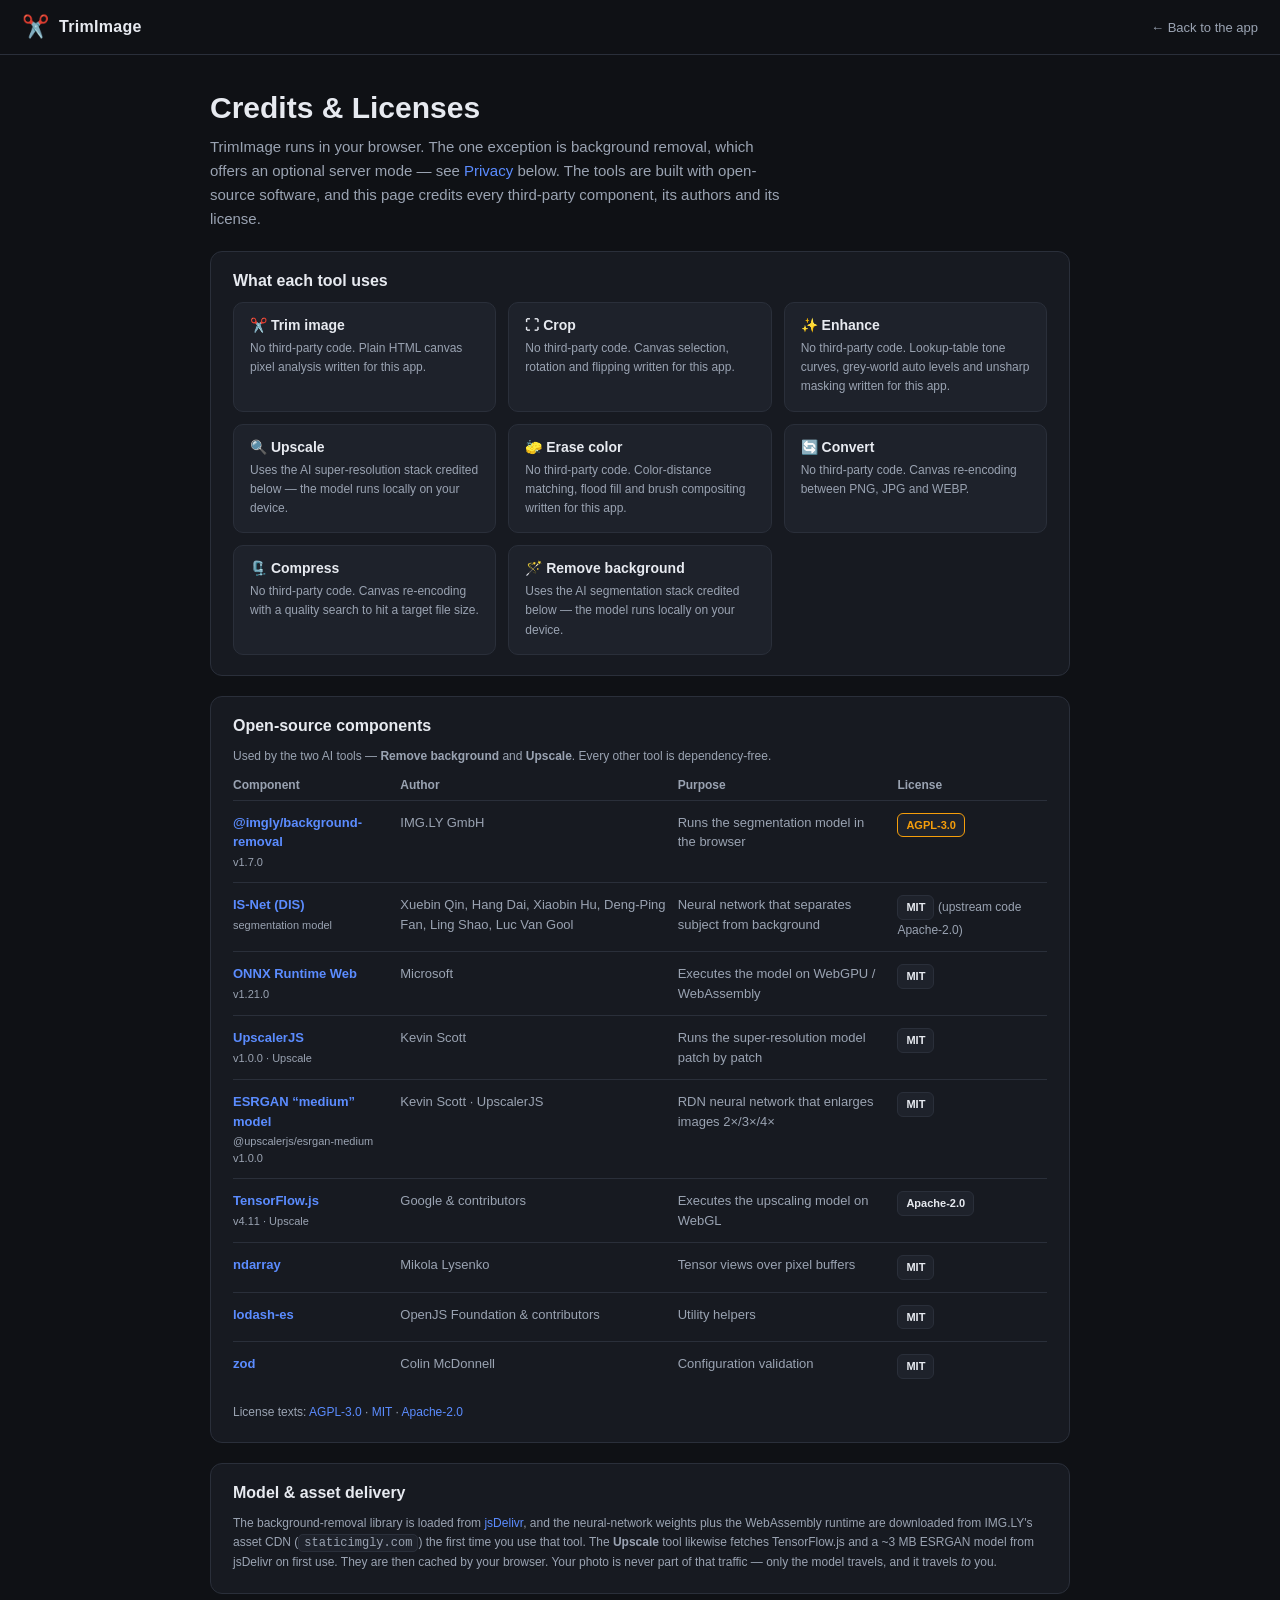
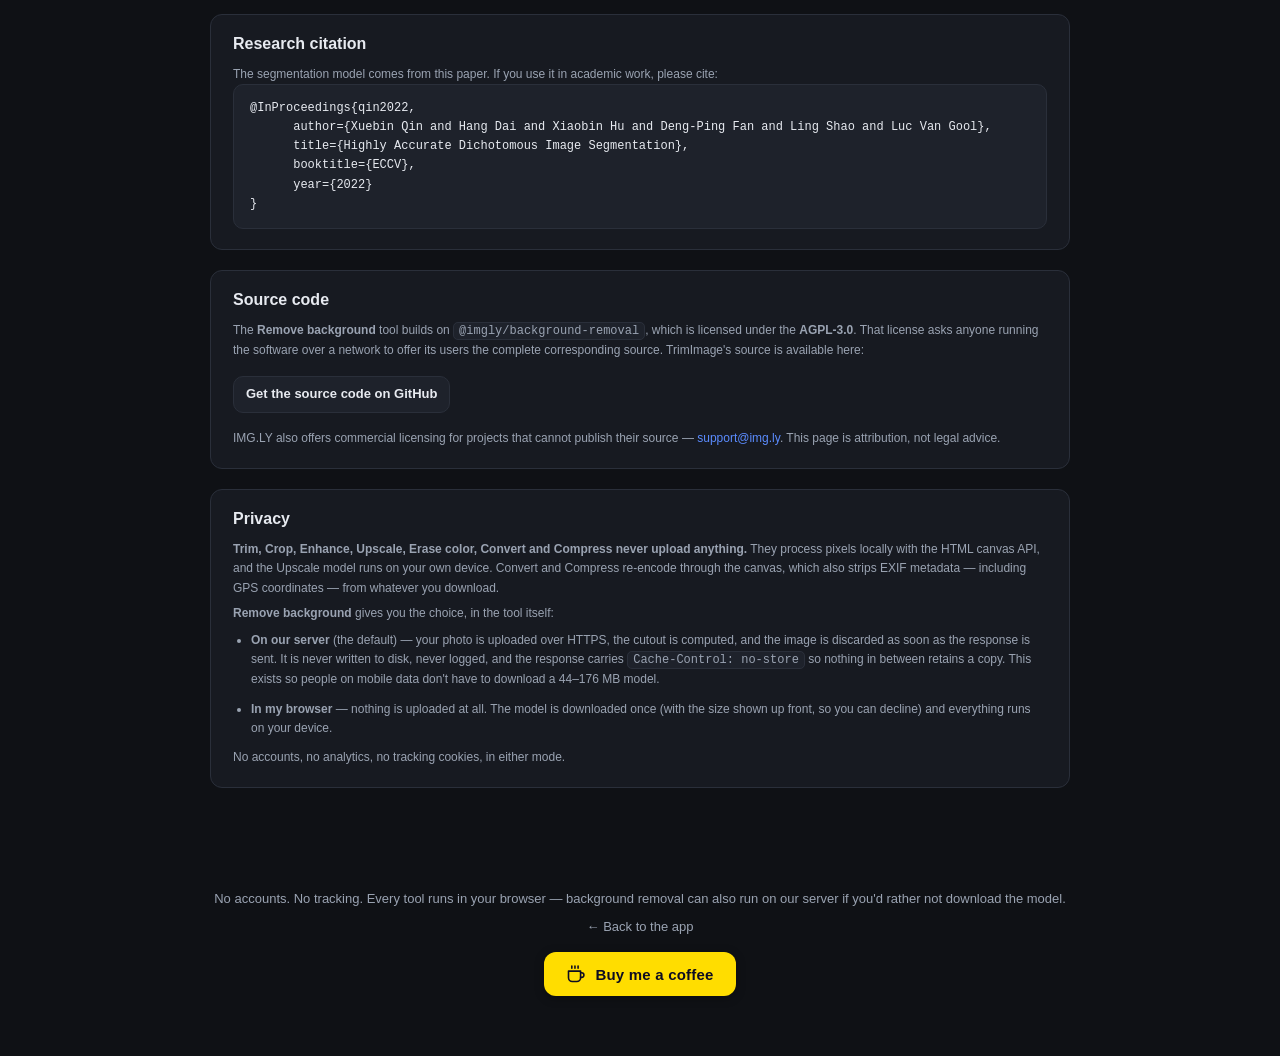
<file: credits.html>
<!DOCTYPE html>
<html lang="en">
<head>
  <meta charset="UTF-8" />
  <meta name="viewport" content="width=device-width, initial-scale=1.0" />
  <title>Credits &amp; Licenses — TrimImage</title>
  <meta name="description" content="Open-source software, models and licenses used by TrimImage." />

  <!-- Canonical + social sharing -->
  <link rel="canonical" href="https://www.imagetrimmer.com/credits.html" />
  <meta name="theme-color" content="#0f1115" />

  <meta property="og:type" content="website" />
  <meta property="og:site_name" content="TrimImage" />
  <meta property="og:locale" content="en_US" />
  <meta property="og:url" content="https://www.imagetrimmer.com/credits.html" />
  <meta property="og:title" content="Credits &amp; Licenses — TrimImage" />
  <meta property="og:description" content="How TrimImage handles your images, plus the open-source software, models and licenses behind its tools." />
  <meta property="og:image" content="https://www.imagetrimmer.com/og-image.png?v=1" />
  <meta property="og:image:secure_url" content="https://www.imagetrimmer.com/og-image.png?v=1" />
  <meta property="og:image:type" content="image/png" />
  <meta property="og:image:width" content="1200" />
  <meta property="og:image:height" content="630" />
  <meta property="og:image:alt" content="TrimImage — trim, remove background, and erase color tools that run 100% in your browser" />

  <meta name="twitter:card" content="summary_large_image" />
  <meta name="twitter:url" content="https://www.imagetrimmer.com/credits.html" />
  <meta name="twitter:title" content="Credits &amp; Licenses — TrimImage" />
  <meta name="twitter:description" content="How TrimImage handles your images, plus the open-source software, models and licenses behind its tools." />
  <meta name="twitter:image" content="https://www.imagetrimmer.com/og-image.png?v=1" />
  <meta name="twitter:image:alt" content="TrimImage — trim, remove background, and erase color tools that run 100% in your browser" />

  <link rel="stylesheet" href="styles.css" />
  <link rel="icon" href="data:image/svg+xml,<svg xmlns='http://www.w3.org/2000/svg' viewBox='0 0 100 100'><text y='.9em' font-size='90'>✂️</text></svg>" />
</head>
<body>
  <header class="topbar">
    <a class="brand" href="index.html">
      <span class="logo">✂️</span>
      <span class="brand-name">TrimImage</span>
    </a>
    <a class="ghlink" href="index.html">← Back to the app</a>
  </header>

  <main class="page">
    <h1>Credits &amp; Licenses</h1>
    <p class="lead">
      TrimImage runs in your browser. The one exception is background removal, which offers
      an optional server mode — see <a href="#privacy">Privacy</a> below. The tools are built with
      open-source software, and this page credits every third-party component, its authors and
      its license.
    </p>

    <!-- What uses what -->
    <section class="page-section">
      <h2>What each tool uses</h2>
      <div class="credit-grid">
        <div class="credit-card">
          <h3>✂️ Trim image</h3>
          <p class="muted">No third-party code. Plain HTML canvas pixel analysis written for this app.</p>
        </div>
        <div class="credit-card">
          <h3>⛶ Crop</h3>
          <p class="muted">No third-party code. Canvas selection, rotation and flipping written for this app.</p>
        </div>
        <div class="credit-card">
          <h3>✨ Enhance</h3>
          <p class="muted">No third-party code. Lookup-table tone curves, grey-world auto levels and unsharp masking written for this app.</p>
        </div>
        <div class="credit-card">
          <h3>🔍 Upscale</h3>
          <p class="muted">Uses the AI super-resolution stack credited below — the model runs locally on your device.</p>
        </div>
        <div class="credit-card">
          <h3>🧽 Erase color</h3>
          <p class="muted">No third-party code. Color-distance matching, flood fill and brush compositing written for this app.</p>
        </div>
        <div class="credit-card">
          <h3>🔄 Convert</h3>
          <p class="muted">No third-party code. Canvas re-encoding between PNG, JPG and WEBP.</p>
        </div>
        <div class="credit-card">
          <h3>🗜️ Compress</h3>
          <p class="muted">No third-party code. Canvas re-encoding with a quality search to hit a target file size.</p>
        </div>
        <div class="credit-card">
          <h3>🪄 Remove background</h3>
          <p class="muted">Uses the AI segmentation stack credited below — the model runs locally on your device.</p>
        </div>
      </div>
    </section>

    <!-- Third-party components -->
    <section class="page-section">
      <h2>Open-source components</h2>
      <p class="muted">Used by the two AI tools — <b>Remove background</b> and <b>Upscale</b>. Every other tool is dependency-free.</p>

      <div class="table-scroll">
        <table class="lic-table">
          <thead>
            <tr><th>Component</th><th>Author</th><th>Purpose</th><th>License</th></tr>
          </thead>
          <tbody>
            <tr>
              <td>
                <a href="https://github.com/imgly/background-removal-js" target="_blank" rel="noopener noreferrer">@imgly/background-removal</a>
                <span class="ver">v1.7.0</span>
              </td>
              <td>IMG.LY GmbH</td>
              <td>Runs the segmentation model in the browser</td>
              <td><span class="lic-tag lic-copyleft">AGPL-3.0</span></td>
            </tr>
            <tr>
              <td>
                <a href="https://github.com/xuebinqin/DIS" target="_blank" rel="noopener noreferrer">IS-Net (DIS)</a>
                <span class="ver">segmentation model</span>
              </td>
              <td>Xuebin Qin, Hang Dai, Xiaobin Hu, Deng-Ping Fan, Ling Shao, Luc Van Gool</td>
              <td>Neural network that separates subject from background</td>
              <td><span class="lic-tag">MIT</span> <span class="muted-inline">(upstream code Apache-2.0)</span></td>
            </tr>
            <tr>
              <td>
                <a href="https://github.com/microsoft/onnxruntime" target="_blank" rel="noopener noreferrer">ONNX Runtime Web</a>
                <span class="ver">v1.21.0</span>
              </td>
              <td>Microsoft</td>
              <td>Executes the model on WebGPU / WebAssembly</td>
              <td><span class="lic-tag">MIT</span></td>
            </tr>
            <tr>
              <td>
                <a href="https://github.com/thekevinscott/UpscalerJS" target="_blank" rel="noopener noreferrer">UpscalerJS</a>
                <span class="ver">v1.0.0 · Upscale</span>
              </td>
              <td>Kevin Scott</td>
              <td>Runs the super-resolution model patch by patch</td>
              <td><span class="lic-tag">MIT</span></td>
            </tr>
            <tr>
              <td>
                <a href="https://github.com/thekevinscott/UpscalerJS" target="_blank" rel="noopener noreferrer">ESRGAN “medium” model</a>
                <span class="ver">@upscalerjs/esrgan-medium v1.0.0</span>
              </td>
              <td>Kevin Scott · UpscalerJS</td>
              <td>RDN neural network that enlarges images 2×/3×/4×</td>
              <td><span class="lic-tag">MIT</span></td>
            </tr>
            <tr>
              <td>
                <a href="https://github.com/tensorflow/tfjs" target="_blank" rel="noopener noreferrer">TensorFlow.js</a>
                <span class="ver">v4.11 · Upscale</span>
              </td>
              <td>Google &amp; contributors</td>
              <td>Executes the upscaling model on WebGL</td>
              <td><span class="lic-tag">Apache-2.0</span></td>
            </tr>
            <tr>
              <td><a href="https://github.com/scijs/ndarray" target="_blank" rel="noopener noreferrer">ndarray</a></td>
              <td>Mikola Lysenko</td>
              <td>Tensor views over pixel buffers</td>
              <td><span class="lic-tag">MIT</span></td>
            </tr>
            <tr>
              <td><a href="https://lodash.com/" target="_blank" rel="noopener noreferrer">lodash-es</a></td>
              <td>OpenJS Foundation &amp; contributors</td>
              <td>Utility helpers</td>
              <td><span class="lic-tag">MIT</span></td>
            </tr>
            <tr>
              <td><a href="https://github.com/colinhacks/zod" target="_blank" rel="noopener noreferrer">zod</a></td>
              <td>Colin McDonnell</td>
              <td>Configuration validation</td>
              <td><span class="lic-tag">MIT</span></td>
            </tr>
          </tbody>
        </table>
      </div>

      <p class="muted">
        License texts:
        <a href="https://www.gnu.org/licenses/agpl-3.0.html" target="_blank" rel="noopener noreferrer">AGPL-3.0</a> ·
        <a href="https://opensource.org/license/mit" target="_blank" rel="noopener noreferrer">MIT</a> ·
        <a href="https://www.apache.org/licenses/LICENSE-2.0" target="_blank" rel="noopener noreferrer">Apache-2.0</a>
      </p>
    </section>

    <!-- Delivery -->
    <section class="page-section">
      <h2>Model &amp; asset delivery</h2>
      <p class="muted">
        The background-removal library is loaded from <a href="https://www.jsdelivr.com/" target="_blank" rel="noopener noreferrer">jsDelivr</a>,
        and the neural-network weights plus the WebAssembly runtime are downloaded from
        IMG.LY's asset CDN (<code>staticimgly.com</code>) the first time you use that tool.
        The <b>Upscale</b> tool likewise fetches TensorFlow.js and a ~3 MB ESRGAN model from jsDelivr on first use.
        They are then cached by your browser. Your photo is never part of that traffic —
        only the model travels, and it travels <em>to</em> you.
      </p>
    </section>

    <!-- Citation -->
    <section class="page-section">
      <h2>Research citation</h2>
      <p class="muted">The segmentation model comes from this paper. If you use it in academic work, please cite:</p>
      <pre class="cite">@InProceedings{qin2022,
      author={Xuebin Qin and Hang Dai and Xiaobin Hu and Deng-Ping Fan and Ling Shao and Luc Van Gool},
      title={Highly Accurate Dichotomous Image Segmentation},
      booktitle={ECCV},
      year={2022}
}</pre>
    </section>

    <!-- Source code -->
    <section class="page-section" id="source">
      <h2>Source code</h2>
      <p class="muted">
        The <b>Remove background</b> tool builds on <code>@imgly/background-removal</code>, which is licensed
        under the <b>AGPL-3.0</b>. That license asks anyone running the software over a network to
        offer its users the complete corresponding source. TrimImage's source is available here:
      </p>
      <p><a class="btn btn-ghost btn-sm inline-btn" id="sourceLink"
            href="https://github.com/jakirseu/trim_image" target="_blank" rel="noopener noreferrer">Get the source code on GitHub</a></p>
      <p class="setup-note hidden" id="sourceTodo">
        <b>Setup needed:</b> point the link above at your repository — edit
        <code>href</code> on <code>#sourceLink</code> in <code>credits.html</code>.
        This notice removes itself once you do.
      </p>
      <p class="muted">
        IMG.LY also offers commercial licensing for projects that cannot publish their source —
        <a href="mailto:support@img.ly?subject=Background-Removal%20License">support@img.ly</a>.
        This page is attribution, not legal advice.
      </p>
    </section>

    <!-- Privacy -->
    <section class="page-section" id="privacy">
      <h2>Privacy</h2>
      <p class="muted">
        <b>Trim, Crop, Enhance, Upscale, Erase color, Convert and Compress never upload anything.</b>
        They process pixels locally with the HTML canvas API, and the Upscale model runs on your own
        device. Convert and Compress re-encode through the canvas, which also strips EXIF metadata —
        including GPS coordinates — from whatever you download.
      </p>
      <p class="muted">
        <b>Remove background</b> gives you the choice, in the tool itself:
      </p>
      <ul class="muted plain-list">
        <li><b>On our server</b> (the default) — your photo is uploaded over HTTPS, the cutout is
          computed, and the image is discarded as soon as the response is sent. It is never written
          to disk, never logged, and the response carries <code>Cache-Control: no-store</code> so
          nothing in between retains a copy. This exists so people on mobile data don't have to
          download a 44–176 MB model.</li>
        <li><b>In my browser</b> — nothing is uploaded at all. The model is downloaded once
          (with the size shown up front, so you can decline) and everything runs on your device.</li>
      </ul>
      <p class="muted">
        No accounts, no analytics, no tracking cookies, in either mode.
      </p>
    </section>
  </main>

  <footer class="foot">
    <p>No accounts. No tracking. Every tool runs in your browser — background removal can also
      run on our server if you'd rather not download the model.</p>
    <p class="foot-links"><a href="index.html">← Back to the app</a></p>
    <p class="foot-bmc">
      <a class="bmc-btn" href="https://buymeacoffee.com/jakirhossain" target="_blank" rel="noopener noreferrer">
        <svg viewBox="0 0 24 24" fill="none" stroke="currentColor" stroke-width="1.9"
             stroke-linecap="round" stroke-linejoin="round" aria-hidden="true" focusable="false">
          <path d="M3 8.5h14.5v8A4.5 4.5 0 0 1 13 21H7.5A4.5 4.5 0 0 1 3 16.5v-8Z" />
          <path d="M17.5 10.5h1.25a2.75 2.75 0 0 1 0 5.5H17.5" />
          <path d="M7 2.5v2.6M10.75 2.5v2.6M14.5 2.5v2.6" />
        </svg>
        <span>Buy me a coffee</span>
      </a>
    </p>
  </footer>

  <script>
    // Flag an unconfigured source link so it can't ship unnoticed.
    (() => {
      const link = document.getElementById('sourceLink');
      const href = link.getAttribute('href') || '';
      if (!href || href === '#') document.getElementById('sourceTodo').classList.remove('hidden');
    })();
  </script>
</body>
</html>
</file>
<file: styles.css>
:root {
  --bg: #0f1115;
  --panel: #171a21;
  --panel-2: #1e222b;
  --border: #2a2f3a;
  --text: #e7eaf0;
  --muted: #9aa3b2;
  --accent: #5b8cff;
  --accent-hover: #4a7bf0;
  --keep: #34d399;
  --detected: #f59e0b;
  --radius: 12px;
  --shadow: 0 6px 24px rgba(0,0,0,.35);
}

* { box-sizing: border-box; }

html, body {
  margin: 0;
  background: var(--bg);
  color: var(--text);
  font-family: -apple-system, BlinkMacSystemFont, "Segoe UI", Roboto, Helvetica, Arial, sans-serif;
  -webkit-font-smoothing: antialiased;
}

a { color: var(--accent); text-decoration: none; }

.topbar {
  display: flex;
  align-items: center;
  justify-content: space-between;
  padding: 14px 22px;
  border-bottom: 1px solid var(--border);
}
.brand { display: flex; align-items: center; gap: 10px; font-weight: 700; }
.logo { font-size: 22px; }
.brand-name { letter-spacing: .3px; }
.ghlink { font-size: 13px; color: var(--muted); }

main { max-width: 1180px; margin: 0 auto; padding: 28px 20px 60px; }

/* Dropzone */
.dropzone {
  border: 2px dashed var(--border);
  border-radius: 20px;
  background: var(--panel);
  padding: 64px 24px;
  text-align: center;
  transition: border-color .15s, background .15s, transform .05s;
  cursor: pointer;
  outline: none;
}
.dropzone.dragover {
  border-color: var(--accent);
  background: var(--panel-2);
}
.drop-icon { font-size: 40px; margin-bottom: 8px; }
.dropzone h1 { margin: 6px 0 4px; font-size: 30px; }
.subtitle { color: var(--muted); margin: 0 0 22px; font-size: 16px; }
.subtitle em { color: var(--text); font-style: normal; font-weight: 600; }
.hint { color: var(--muted); font-size: 13px; margin: 14px 0 2px; }
.formats { color: #6b7280; font-size: 12px; letter-spacing: 1px; margin-top: 4px; }

/* Buttons */
.btn {
  border: 1px solid transparent;
  border-radius: 10px;
  padding: 11px 18px;
  font-size: 14px;
  font-weight: 600;
  cursor: pointer;
  transition: background .15s, border-color .15s, transform .05s;
  color: var(--text);
}
.btn:active { transform: translateY(1px); }
.btn-primary { background: var(--accent); color: #fff; }
.btn-primary:hover { background: var(--accent-hover); }
.btn-ghost { background: var(--panel-2); border-color: var(--border); }
.btn-ghost:hover { border-color: var(--accent); }
.btn-sm { padding: 7px 12px; font-size: 13px; }
.btn-block { width: 100%; }

.hidden { display: none !important; }

/* Editor layout */
.editor {
  display: grid;
  grid-template-columns: 1fr 340px;
  gap: 22px;
  align-items: start;
}
@media (max-width: 900px) {
  .editor { grid-template-columns: 1fr; }
}

.canvas-wrap {
  background: var(--panel);
  border: 1px solid var(--border);
  border-radius: var(--radius);
  padding: 14px;
}
.canvas-toolbar {
  display: flex;
  justify-content: space-between;
  align-items: center;
  margin-bottom: 12px;
}
.dims { color: var(--muted); font-size: 13px; font-variant-numeric: tabular-nums; }

.stage {
  /* checkerboard so transparency is visible */
  background-color: #2b2f38;
  background-image:
    linear-gradient(45deg, #20232b 25%, transparent 25%),
    linear-gradient(-45deg, #20232b 25%, transparent 25%),
    linear-gradient(45deg, transparent 75%, #20232b 75%),
    linear-gradient(-45deg, transparent 75%, #20232b 75%);
  background-size: 20px 20px;
  background-position: 0 0, 0 10px, 10px -10px, -10px 0;
  border-radius: 8px;
  display: flex;
  align-items: center;
  justify-content: center;
  min-height: 320px;
  padding: 18px;
  overflow: auto;
  position: relative;
}
#canvas, #bgCanvas, #erCanvas, #crCanvas, #enCanvas, #upCanvas, #cpCanvas {
  max-width: 100%;
  max-height: 68vh;
  image-rendering: auto;
  box-shadow: var(--shadow);
}

.legend {
  margin-top: 12px;
  display: flex;
  gap: 18px;
  align-items: center;
  font-size: 12px;
  color: var(--muted);
}
.swatch {
  display: inline-block;
  width: 12px; height: 12px;
  border-radius: 3px;
  margin-right: 5px;
  vertical-align: -1px;
}
.swatch.detected { background: var(--detected); }
.swatch.keep { background: var(--keep); }

/* Controls */
.controls {
  background: var(--panel);
  border: 1px solid var(--border);
  border-radius: var(--radius);
  padding: 18px;
  position: sticky;
  top: 18px;
}
.controls h2 { margin: 2px 0 16px; font-size: 16px; }
.field { margin-bottom: 20px; }
.field > label {
  display: block;
  font-size: 13px;
  font-weight: 600;
  margin-bottom: 8px;
}
.val { color: var(--accent); font-variant-numeric: tabular-nums; }
.muted { color: var(--muted); font-size: 12px; margin: 6px 0 0; line-height: 1.4; }
.center { text-align: center; }

/* Segmented control */
.seg {
  display: flex;
  background: var(--panel-2);
  border: 1px solid var(--border);
  border-radius: 10px;
  padding: 3px;
  gap: 3px;
}
.seg button {
  flex: 1;
  background: transparent;
  border: none;
  color: var(--muted);
  padding: 8px 6px;
  border-radius: 7px;
  font-size: 13px;
  font-weight: 600;
  cursor: pointer;
}
.seg button.active { background: var(--accent); color: #fff; }

.row { display: flex; align-items: center; gap: 10px; margin-top: 10px; }
.custom-color input[type="color"] {
  width: 42px; height: 34px;
  border: 1px solid var(--border);
  border-radius: 8px;
  background: var(--panel-2);
  cursor: pointer;
  padding: 2px;
}

/* Sliders */
input[type="range"] {
  width: 100%;
  accent-color: var(--accent);
}

select {
  width: 100%;
  background: var(--panel-2);
  color: var(--text);
  border: 1px solid var(--border);
  border-radius: 10px;
  padding: 10px;
  font-size: 14px;
}

.result-box {
  background: var(--panel-2);
  border: 1px solid var(--border);
  border-radius: 10px;
  padding: 12px 14px;
  margin-bottom: 20px;
}
.result-line {
  display: flex;
  justify-content: space-between;
  font-size: 13px;
  padding: 4px 0;
  color: var(--muted);
}
.result-line b { color: var(--text); font-variant-numeric: tabular-nums; }

.actions { display: flex; flex-direction: column; gap: 10px; }

.foot {
  text-align: center;
  color: var(--muted);
  font-size: 13px;
  padding: 30px 20px 50px;
}

#pickFromImage.armed { border-color: var(--detected); color: var(--detected); }
.stage.eyedropper { cursor: crosshair; }

/* ============================================================
   Tabs
   ============================================================ */
.tabs {
  display: flex;
  gap: 8px;
  margin-bottom: 18px;
  flex-wrap: wrap;
}
.tab {
  background: var(--panel);
  border: 1px solid var(--border);
  color: var(--muted);
  padding: 10px 16px;
  border-radius: 10px;
  font-size: 14px;
  font-weight: 600;
  cursor: pointer;
  transition: background .15s, border-color .15s, color .15s;
}
.tab:hover { border-color: var(--accent); color: var(--text); }
.tab.active { background: var(--accent); border-color: var(--accent); color: #fff; }

/* ============================================================
   Remove-background tab
   ============================================================ */
.privacy-note {
  color: #6b7280;
  font-size: 12px;
  max-width: 520px;
  margin: 18px auto 0;
  line-height: 1.5;
}
.toolbar-group { display: flex; gap: 8px; align-items: center; flex-wrap: wrap; }
#bgCompareBtn.armed { border-color: var(--accent); color: var(--accent); }
#bgCompareBtn { user-select: none; -webkit-user-select: none; touch-action: none; }
.status-line { margin-top: 12px; min-height: 16px; font-size: 12px; }
.status-line .muted { margin: 0; }

.error {
  color: #fca5a5;
  font-size: 13px;
  margin: 12px 0 0;
  line-height: 1.4;
}
#bgRetryRow { margin-top: 10px; }

/* Progress overlay on the canvas */
.progress-overlay {
  position: absolute;
  inset: 0;
  display: flex;
  align-items: center;
  justify-content: center;
  background: rgba(15, 17, 21, .55);
  backdrop-filter: blur(2px);
  -webkit-backdrop-filter: blur(2px);
  border-radius: 8px;
  z-index: 2;
}
.progress-card {
  width: min(360px, 90%);
  background: var(--panel);
  border: 1px solid var(--border);
  border-radius: 12px;
  padding: 20px 22px;
  text-align: center;
  box-shadow: var(--shadow);
}
.progress-text { font-weight: 600; font-size: 14px; margin: 10px 0 10px; }
.progress-sub { color: var(--muted); font-size: 12px; margin-top: 8px; line-height: 1.4; min-height: 16px; }
.progress-bar {
  height: 6px;
  background: var(--panel-2);
  border: 1px solid var(--border);
  border-radius: 999px;
  overflow: hidden;
  position: relative;
}
.progress-fill {
  height: 100%;
  width: 0%;
  background: var(--accent);
  border-radius: 999px;
  transition: width .15s;
}
.progress-bar.indeterminate .progress-fill {
  position: absolute;
  width: 40%;
  animation: slide 1.1s ease-in-out infinite;
}
@keyframes slide {
  0%   { left: -40%; }
  100% { left: 100%; }
}
.spinner {
  width: 28px; height: 28px;
  margin: 0 auto;
  border-radius: 50%;
  border: 3px solid var(--border);
  border-top-color: var(--accent);
  animation: spin .9s linear infinite;
}
@keyframes spin { to { transform: rotate(360deg); } }

/* Color picker for the new background */
.color-picker { margin-top: 12px; transition: opacity .15s; }
.color-picker.dimmed { opacity: .55; }
.color-picker.dimmed:hover { opacity: 1; }
.swatches {
  display: grid;
  grid-template-columns: repeat(10, 1fr);
  gap: 6px;
}
.swatch-btn {
  aspect-ratio: 1;
  width: 100%;
  border-radius: 8px;
  border: 2px solid var(--border);
  background:
    linear-gradient(var(--c), var(--c)),
    repeating-conic-gradient(#3a3f4b 0 25%, #262a33 0 50%) 0 0 / 10px 10px;
  cursor: pointer;
  padding: 0;
  transition: transform .08s, border-color .15s, box-shadow .15s;
}
.swatch-btn:hover { transform: scale(1.08); border-color: var(--muted); }
.swatch-btn.active { border-color: var(--accent); box-shadow: 0 0 0 2px rgba(91,140,255,.35); }
.color-picker .row { margin-top: 10px; }
.color-picker input[type="color"] {
  width: 42px; height: 34px;
  border: 1px solid var(--border);
  border-radius: 8px;
  background: var(--panel-2);
  cursor: pointer;
  padding: 2px;
}
.hex {
  font-family: ui-monospace, SFMono-Regular, Menlo, Consolas, monospace;
  font-size: 12px;
  color: var(--text);
  background: var(--panel-2);
  border: 1px solid var(--border);
  border-radius: 6px;
  padding: 4px 8px;
}

button:disabled { opacity: .5; cursor: not-allowed; }
select:disabled { opacity: .6; }

/* ============================================================
   Erase-color tab
   ============================================================ */
.stage.bg-white { background: #ffffff; }
.stage.bg-black { background: #000000; }

#erCanvas.picking  { cursor: crosshair; }
#erCanvas.brushing { cursor: none; touch-action: none; }

.brush-cursor {
  position: absolute;
  transform: translate(-50%, -50%);
  border: 1.5px solid #fff;
  outline: 1.5px solid rgba(0, 0, 0, .65);
  border-radius: 50%;
  pointer-events: none;
  z-index: 3;
  box-shadow: 0 0 0 1px rgba(0, 0, 0, .25) inset;
}
.brush-cursor.restore { border-color: var(--keep); }

.seg.seg-sm { padding: 2px; gap: 2px; }
.seg.seg-sm button { padding: 4px 10px; font-size: 11px; }
.legend .seg { flex: 0 0 auto; }
.legend .muted { margin: 0; }

#erColorPanel .row, #erBrushPanel .row { margin-top: 0; }

/* ============================================================
   Credits page
   ============================================================ */
.topbar a.brand { color: var(--text); text-decoration: none; }

.foot-links { margin-top: 8px; }
.foot-links a { color: var(--muted); }
.foot-links a:hover { color: var(--accent); }
.foot-sep { color: #4b5563; margin: 0 8px; }

.page { max-width: 900px; }
.page h1 { font-size: 30px; margin: 8px 0 10px; }
.page .lead {
  color: var(--muted);
  font-size: 15px;
  line-height: 1.6;
  margin: 0 0 8px;
  max-width: 70ch;
}
.page-section {
  background: var(--panel);
  border: 1px solid var(--border);
  border-radius: var(--radius);
  padding: 20px 22px;
  margin-top: 20px;
}
.page-section h2 { font-size: 16px; margin: 0 0 12px; }
.page-section p { line-height: 1.6; }
.page-section a { text-decoration: none; }
.page-section a:hover { text-decoration: underline; }
.muted-inline { color: var(--muted); font-size: 12px; }
.inline-btn { display: inline-block; text-decoration: none; }

.credit-grid {
  display: grid;
  grid-template-columns: repeat(auto-fit, minmax(220px, 1fr));
  gap: 12px;
}
.credit-card {
  background: var(--panel-2);
  border: 1px solid var(--border);
  border-radius: 10px;
  padding: 14px 16px;
}
.credit-card h3 { margin: 0 0 6px; font-size: 14px; }
.credit-card p { margin: 0; }

.table-scroll { overflow-x: auto; margin: 4px 0 12px; }
.lic-table {
  width: 100%;
  border-collapse: collapse;
  font-size: 13px;
  min-width: 640px;
}
.lic-table th {
  text-align: left;
  font-size: 12px;
  color: var(--muted);
  font-weight: 600;
  padding: 8px 12px 8px 0;
  border-bottom: 1px solid var(--border);
  white-space: nowrap;
}
.lic-table td {
  padding: 12px 12px 12px 0;
  border-bottom: 1px solid var(--border);
  vertical-align: top;
  color: var(--muted);
  line-height: 1.5;
}
.lic-table tr:last-child td { border-bottom: none; }
.lic-table td:first-child { color: var(--text); font-weight: 600; }
.ver {
  display: block;
  font-size: 11px;
  color: var(--muted);
  font-weight: 400;
  margin-top: 2px;
}
.lic-tag {
  display: inline-block;
  background: var(--panel-2);
  border: 1px solid var(--border);
  color: var(--text);
  border-radius: 6px;
  padding: 3px 8px;
  font-size: 11px;
  font-weight: 600;
  white-space: nowrap;
}
.lic-tag.lic-copyleft { border-color: var(--detected); color: var(--detected); }

.cite {
  background: var(--panel-2);
  border: 1px solid var(--border);
  border-radius: 10px;
  padding: 14px 16px;
  overflow-x: auto;
  font-family: ui-monospace, SFMono-Regular, Menlo, Consolas, monospace;
  font-size: 12px;
  line-height: 1.6;
  color: var(--text);
  margin: 0;
}
.page-section code {
  font-family: ui-monospace, SFMono-Regular, Menlo, Consolas, monospace;
  font-size: 12px;
  background: var(--panel-2);
  border: 1px solid var(--border);
  border-radius: 5px;
  padding: 1px 5px;
}

.setup-note {
  border: 1px dashed var(--detected);
  border-radius: 10px;
  padding: 10px 14px;
  color: var(--detected);
  font-size: 12px;
  line-height: 1.5;
}
.setup-note code { border-color: var(--detected); color: var(--detected); }

/* Buy Me a Coffee button in the footer (self-hosted — no third-party requests) */
.foot-bmc { margin-top: 18px; }
.bmc-btn {
  display: inline-flex;
  align-items: center;
  gap: 9px;
  background: #ffdd00;
  color: #0d0c22;
  border-radius: 12px;
  padding: 12px 22px;
  font-size: 15px;
  font-weight: 700;
  letter-spacing: .2px;
  text-decoration: none;
  box-shadow: 0 2px 10px rgba(0,0,0,.35);
  transition: background .14s, transform .12s, box-shadow .14s;
}
.bmc-btn:hover {
  background: #ffe633;
  transform: translateY(-2px);
  box-shadow: 0 8px 20px rgba(255,221,0,.20);
}
.bmc-btn:active { transform: translateY(0); box-shadow: 0 2px 10px rgba(0,0,0,.35); }
.bmc-btn:focus-visible { outline: 2px solid #fff; outline-offset: 3px; }
.bmc-btn svg { width: 20px; height: 20px; flex: none; }

/* ============================================================
   Crop tab
   ============================================================ */
.crop-wrap {
  position: relative;
  display: inline-block;
  line-height: 0;
  max-width: 100%;
  touch-action: none;
  cursor: crosshair;
}
#crCanvas { display: block; }

.crop-sel {
  position: absolute;
  box-sizing: border-box;
  border: 1px solid rgba(255,255,255,.95);
  box-shadow: 0 0 0 9999px rgba(10,12,16,.62);
  cursor: move;
}
.crop-grid {
  position: absolute;
  inset: 0;
  pointer-events: none;
  background-image:
    linear-gradient(to right, rgba(255,255,255,.28) 1px, transparent 1px),
    linear-gradient(to bottom, rgba(255,255,255,.28) 1px, transparent 1px);
  background-size: 33.333% 33.333%;
  background-position: 33.333% 0, 0 33.333%;
  background-repeat: repeat;
}
.crop-sel .ch {
  position: absolute;
  width: 12px; height: 12px;
  background: #fff;
  border: 1px solid rgba(0,0,0,.55);
  border-radius: 2px;
  box-shadow: 0 1px 3px rgba(0,0,0,.5);
}
.ch-nw { left: -6px;  top: -6px;    cursor: nwse-resize; }
.ch-n  { left: 50%;   top: -6px;    margin-left: -6px; cursor: ns-resize; }
.ch-ne { right: -6px; top: -6px;    cursor: nesw-resize; }
.ch-e  { right: -6px; top: 50%;     margin-top: -6px;  cursor: ew-resize; }
.ch-se { right: -6px; bottom: -6px; cursor: nwse-resize; }
.ch-s  { left: 50%;   bottom: -6px; margin-left: -6px; cursor: ns-resize; }
.ch-sw { left: -6px;  bottom: -6px; cursor: nesw-resize; }
.ch-w  { left: -6px;  top: 50%;     margin-top: -6px;  cursor: ew-resize; }

.ratio-grid {
  display: grid;
  grid-template-columns: repeat(3, 1fr);
  gap: 6px;
}
.ratio-grid button {
  background: var(--panel-2);
  border: 1px solid var(--border);
  color: var(--muted);
  border-radius: 8px;
  padding: 9px 4px;
  font-size: 12px;
  font-weight: 600;
  cursor: pointer;
  transition: border-color .15s, color .15s, background .15s;
}
.ratio-grid button:hover { border-color: var(--accent); color: var(--text); }
.ratio-grid button.active { background: var(--accent); border-color: var(--accent); color: #fff; }

.num-row { display: flex; gap: 8px; margin-bottom: 8px; }
.num {
  flex: 1;
  display: flex;
  align-items: center;
  gap: 6px;
  background: var(--panel-2);
  border: 1px solid var(--border);
  border-radius: 8px;
  padding: 6px 10px;
}
.num span { color: var(--muted); font-size: 11px; font-weight: 700; }
.num input {
  width: 100%;
  background: transparent;
  border: none;
  color: var(--text);
  font-size: 13px;
  font-variant-numeric: tabular-nums;
  outline: none;
  padding: 2px 0;
  min-width: 0;
}
.num input::-webkit-outer-spin-button,
.num input::-webkit-inner-spin-button { -webkit-appearance: none; margin: 0; }

.icon-btn { font-size: 16px; line-height: 1; padding: 7px 11px; min-width: 36px; }

/* ============================================================
   Enhance tab
   ============================================================ */
.slider-field { margin-bottom: 14px; }
.slider-field > label { display: flex; justify-content: space-between; align-items: baseline; }
.slider-field .muted { margin-top: 4px; }
#enCompareBtn.armed { border-color: var(--accent); color: var(--accent); }
#enCompareBtn { user-select: none; -webkit-user-select: none; touch-action: none; }

.histogram {
  width: 256px;
  height: 46px;
  max-width: 100%;
  background: var(--panel-2);
  border: 1px solid var(--border);
  border-radius: 8px;
}

#upCompareBtn.armed { border-color: var(--accent); color: var(--accent); }
#upCompareBtn { user-select: none; -webkit-user-select: none; touch-action: none; }

/* Download-consent overlay */
.confirm-icon { font-size: 28px; line-height: 1; }
.confirm-actions { display: flex; gap: 8px; justify-content: center; margin: 14px 0 10px; flex-wrap: wrap; }
.data-warn {
  color: var(--detected);
  border: 1px dashed var(--detected);
  border-radius: 8px;
  padding: 8px 10px;
  font-size: 12px;
  margin: 12px 0 0;
  line-height: 1.4;
}

.plain-list { padding-left: 18px; margin: 8px 0 0; }
.plain-list li { margin-bottom: 10px; line-height: 1.6; }

/* ============================================================
   Convert + Compress tabs
   ============================================================ */
.file-list { display: flex; flex-direction: column; gap: 8px; min-height: 120px; }
.file-row {
  display: flex;
  align-items: center;
  justify-content: space-between;
  gap: 12px;
  background: var(--panel-2);
  border: 1px solid var(--border);
  border-radius: 10px;
  padding: 12px 14px;
}
.file-main { min-width: 0; }
.file-name {
  font-size: 13px; font-weight: 600; color: var(--text);
  white-space: nowrap; overflow: hidden; text-overflow: ellipsis;
}
.file-meta { font-size: 12px; color: var(--muted); margin-top: 3px; font-variant-numeric: tabular-nums; }
.file-meta b { color: var(--text); }
.file-actions { display: flex; gap: 6px; flex: none; }
.delta { font-weight: 700; margin-left: 4px; }
.delta.down { color: var(--keep); }
.delta.up { color: var(--detected); }
.err-text { color: #fca5a5; }

.mini-spinner {
  display: inline-block;
  width: 15px; height: 15px;
  border-radius: 50%;
  border: 2px solid var(--border);
  border-top-color: var(--accent);
  animation: spin .8s linear infinite;
  margin: 6px 8px;
}

#cpSaved.good { color: var(--keep); }
#cpSaved.bad { color: var(--detected); }
#cpCompareBtn.armed { border-color: var(--accent); color: var(--accent); }
#cpCompareBtn { user-select: none; -webkit-user-select: none; touch-action: none; }
.dimmed { opacity: .45; pointer-events: none; }


/* ---- Result preview ------------------------------------------------------
   Trim and Crop show an adjustment overlay while you aim; the view toggle
   swaps the canvas for the image you are actually going to get. Convert has
   no overlay to aim with, so it previews the selected file directly. */
.cv-stage {
  min-height: 200px;
  max-height: 46vh;
  padding: 10px;
}
#cvPreview {
  max-width: 100%;
  max-height: 44vh;
  display: block;
  object-fit: contain;
}
#cvPreview:not([data-ready]) { display: none; }

/* The file rows become a selector once there is something to preview. */
.file-row { cursor: pointer; }
.file-row.selected {
  border-color: var(--accent);
  background: rgba(91, 140, 255, .12);
}
.file-row .file-actions { cursor: default; }

/* The view toggle sits in the legend row, where it has room to be explicit —
   "Trimmed result" reads better than "Result" and should stay on one line. */
.legend .seg button { white-space: nowrap; }

/* In result mode there is nothing to drag, so drop the crosshair. */
.crop-wrap.showing-result { cursor: default; }
.crop-wrap.showing-result .crop-sel { display: none; }
</file>
